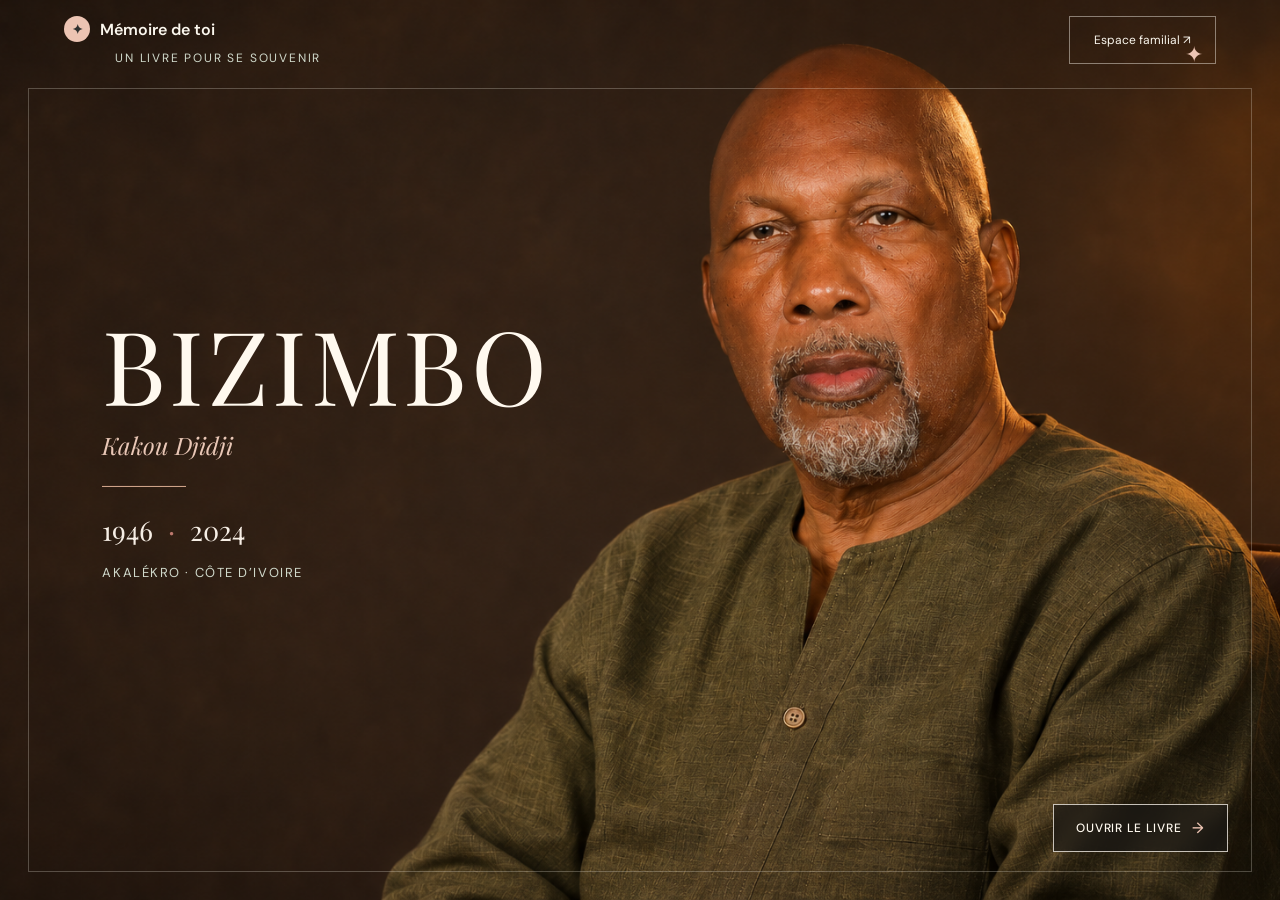
<file: index.html>
<!doctype html>
<html lang="fr">
<head>
  <meta charset="UTF-8" />
  <meta name="viewport" content="width=device-width, initial-scale=1.0" />
  <title>BIZIMBO · Le livre mémoire</title>
  <link rel="stylesheet" href="css/tokens.css" />
  <link rel="stylesheet" href="css/cover.css" />
  <link rel="stylesheet" href="css/book-engine.css" />
  <link rel="stylesheet" href="css/pages.css?v=3" />
  <link rel="stylesheet" href="css/modals.css" />
</head>
<body>
  <header class="reader-bar">
    <a class="reader-brand" href="#cover"><span class="brand-mark">✦</span><span>Mémoire de toi</span></a>
    <button class="family-entry" type="button" data-modal="private-modal">Espace familial <span>↗</span></button>
  </header>

  <main class="book-stage" id="book-stage">
    <section class="book" id="memory-book" aria-label="Livre mémoire de BIZIMBO">
      <!-- Page 0 : Couverture pleine page (sanctuarisée) -->
      <article class="book-page cover-page" data-page="0" id="cover">
        <picture class="cover-picture">
          <source media="(max-width: 850px)" srcset="assets/gpt_bizimbo_hero_mobile.png" />
          <img class="cover-portrait" src="assets/gpt_bizimbo-hero.png" alt="Portrait de BIZIMBO" />
        </picture>
        <div class="cover-ribbon">Un livre pour se souvenir</div>
        <div class="cover-ornament">✦</div>
        <div class="cover-content">
          <h1>BIZIMBO</h1>
          <p class="cover-real-name">Kakou Djidji</p>
          <div class="cover-rule"></div>
          <p class="cover-dates">1946 <span>·</span> 2024</p>
          <p class="cover-place">Akalékro · Côte d’Ivoire</p>
        </div>
        <button class="open-book cover-turn-hint" id="open-book" type="button">Ouvrir le livre <span>→</span></button>
        <div class="cover-footer">
          <span>À la mémoire d’un père, d’un repère et d’une histoire.</span>
          <span>01</span>
        </div>
      </article>

      <!-- Page 1 : Chapitre I · Biographie -->
      <article class="book-page paper-page" data-page="1">
        <div class="paper-sheet">
          <div class="chapter-rail">
            <span class="page-label">Chapitre I · Biographie</span>
          </div>
          <div class="page-main intro-page">
            <div class="page-copy">
              <span class="drop-cap">B</span>
              <p>IZIMBO est né à Akalékro, le 1er janvier 1946. Il portait en lui deux héritages, Ahizi par son père et Sénoufo par sa mère, deux courants de mémoire qui ont nourri son regard sur le monde.</p>
              <p>Son histoire commence dans une terre de liens, de récits et de visages connus. C’est là qu’il a appris que l’on ne grandit jamais seul.</p>
            </div>
            <div class="page-image">
              <img src="assets/kakou_djidji_biographie.jpg?v=1" alt="Portrait de BIZIMBO · Kakou Djidji" />
            </div>
          </div>
        </div>
      </article>

      <!-- Page 2 : Chapitre II · Cérémonie -->
      <article class="book-page paper-page" data-page="2">
        <div class="paper-sheet">
          <div class="chapter-rail">
            <span class="page-label">Chapitre II · Cérémonie</span>
          </div>
          <div class="page-main ceremony-page">
            <div class="ceremony-info">
              <h2>Le dernier hommage.</h2>
              <p class="ceremony-lead">Pour accompagner BIZIMBO et partager un instant de prière, de souvenirs et de paix.</p>
              
              <div class="ceremony-card-main">
                <div class="ceremony-datetime">
                  <div class="ceremony-date-badge">
                    <span>OCT</span>
                    <strong>04</strong>
                  </div>
                  <div class="ceremony-time">
                    Samedi 4 octobre 2025 · 10h00
                    <small>Célébration d’hommage et recueillement</small>
                  </div>
                </div>

                <div class="ceremony-venue">
                  <span class="ceremony-venue-label">Lieu de la cérémonie</span>
                  <strong>Paroisse Saint-Pierre d’Akalékro</strong>
                  <address>Akalékro, Côte d’Ivoire<br />Bénédiction et prière communautaire</address>
                </div>
              </div>
            </div>

            <div class="ceremony-details">
              <ul class="ceremony-timeline">
                <li>
                  <strong>09h30 · Accueil & Condoléances</strong>
                  <span>Signature du registre et accueil des délégations familiales</span>
                </li>
                <li>
                  <strong>10h00 · Messe d’action de grâce & Hommages</strong>
                  <span>Témoignages des enfants, des proches et prières de recueillement</span>
                </li>
                <li>
                  <strong>12h00 · Inhumation dans l’intimité familiale</strong>
                  <span>Auprès des siens, dans la terre natale d’Akalékro</span>
                </li>
              </ul>

              <div class="ceremony-notes">
                <h3>Consignes de la famille</h3>
                <p>Des fleurs blanches et des bougies sont les bienvenues. Vous pouvez également manifester votre présence en allumant une bougie virtuelle sur ce mémorial.</p>
              </div>
            </div>
          </div>
        </div>
      </article>

      <!-- Page 3 : Chapitre III · Souvenirs -->
      <article class="book-page paper-page" data-page="3">
        <div class="paper-sheet souvenirs-sheet">
          <div class="chapter-rail">
            <span class="page-label">Chapitre III · Souvenirs</span>
          </div>
          <div class="page-main souvenirs-page">
            <div class="souvenirs-gallery" aria-label="Mur de vingt cadres à personnaliser">
              <div class="souvenirs-hanging-area"><div class="souvenirs-frame-layout">
              <button class="wall-photo wall-slot wall-slot--ornate" type="button" data-photo-view data-frame-id="souvenir-01" data-title="Cadre principal" data-description="Photo et description à associer." aria-label="Ouvrir le cadre principal vide" style="--frame-x:29.5288%;--frame-y:29.7845%;--frame-w:43.5602%;--frame-h:70.0887%;--frame-ratio:0.6215"><span class="wall-slot-opening" aria-hidden="true"></span></button>
              <button class="wall-photo wall-slot wall-slot--ornate" type="button" data-photo-view data-frame-id="souvenir-02" data-title="Cadre 2" data-description="Photo et description à associer." aria-label="Ouvrir le cadre vide 2" style="--frame-x:0.0000%;--frame-y:15.8428%;--frame-w:23.5602%;--frame-h:27.8834%;--frame-ratio:0.8450"><span class="wall-slot-opening" aria-hidden="true"></span></button>
              <button class="wall-photo wall-slot wall-slot--wood" type="button" data-photo-view data-frame-id="souvenir-03" data-title="Cadre 3" data-description="Photo et description à associer." aria-label="Ouvrir le cadre vide 3" style="--frame-x:26.2827%;--frame-y:3.5488%;--frame-w:15.1832%;--frame-h:21.4195%;--frame-ratio:0.7088"><span class="wall-slot-opening" aria-hidden="true"></span></button>
              <button class="wall-photo wall-slot wall-slot--wood" type="button" data-photo-view data-frame-id="souvenir-04" data-title="Cadre 4" data-description="Photo et description à associer." aria-label="Ouvrir le cadre vide 4" style="--frame-x:44.8168%;--frame-y:0.0000%;--frame-w:11.0995%;--frame-h:10.7731%;--frame-ratio:1.0303"><span class="wall-slot-opening" aria-hidden="true"></span></button>
              <button class="wall-photo wall-slot wall-slot--gold" type="button" data-photo-view data-frame-id="souvenir-05" data-title="Cadre 5" data-description="Photo et description à associer." aria-label="Ouvrir le cadre vide 5" style="--frame-x:45.9686%;--frame-y:13.4347%;--frame-w:8.3770%;--frame-h:13.9417%;--frame-ratio:0.6009"><span class="wall-slot-opening" aria-hidden="true"></span></button>
              <button class="wall-photo wall-slot wall-slot--ornate" type="button" data-photo-view data-frame-id="souvenir-06" data-title="Cadre 6" data-description="Photo et description à associer." aria-label="Ouvrir le cadre vide 6" style="--frame-x:59.2670%;--frame-y:3.5488%;--frame-w:18.4293%;--frame-h:22.3067%;--frame-ratio:0.8262"><span class="wall-slot-opening" aria-hidden="true"></span></button>
              <button class="wall-photo wall-slot wall-slot--ornate" type="button" data-photo-view data-frame-id="souvenir-07" data-title="Cadre 7" data-description="Photo et description à associer." aria-label="Ouvrir le cadre vide 7" style="--frame-x:79.7906%;--frame-y:15.4626%;--frame-w:19.8953%;--frame-h:27.3764%;--frame-ratio:0.7267"><span class="wall-slot-opening" aria-hidden="true"></span></button>
              <button class="wall-photo wall-slot wall-slot--gold" type="button" data-photo-view data-frame-id="souvenir-08" data-title="Cadre 8" data-description="Photo et description à associer." aria-label="Ouvrir le cadre vide 8" style="--frame-x:1.9895%;--frame-y:46.5146%;--frame-w:8.4817%;--frame-h:14.5754%;--frame-ratio:0.5819"><span class="wall-slot-opening" aria-hidden="true"></span></button>
              <button class="wall-photo wall-slot wall-slot--wood" type="button" data-photo-view data-frame-id="souvenir-09" data-title="Cadre 9" data-description="Photo et description à associer." aria-label="Ouvrir le cadre vide 9" style="--frame-x:12.6702%;--frame-y:47.0215%;--frame-w:14.7644%;--frame-h:21.6730%;--frame-ratio:0.6812"><span class="wall-slot-opening" aria-hidden="true"></span></button>
              <button class="wall-photo wall-slot wall-slot--gold" type="button" data-photo-view data-frame-id="souvenir-10" data-title="Cadre 10" data-description="Photo et description à associer." aria-label="Ouvrir le cadre vide 10" style="--frame-x:2.3037%;--frame-y:63.2446%;--frame-w:8.9005%;--frame-h:8.2383%;--frame-ratio:1.0804"><span class="wall-slot-opening" aria-hidden="true"></span></button>
              <button class="wall-photo wall-slot wall-slot--ornate" type="button" data-photo-view data-frame-id="souvenir-11" data-title="Cadre 11" data-description="Photo et description à associer." aria-label="Ouvrir le cadre vide 11" style="--frame-x:1.5707%;--frame-y:73.2573%;--frame-w:15.9162%;--frame-h:22.3067%;--frame-ratio:0.7135"><span class="wall-slot-opening" aria-hidden="true"></span></button>
              <button class="wall-photo wall-slot wall-slot--gold" type="button" data-photo-view data-frame-id="souvenir-12" data-title="Cadre 12" data-description="Photo et description à associer." aria-label="Ouvrir le cadre vide 12" style="--frame-x:20.2094%;--frame-y:72.2433%;--frame-w:6.9110%;--frame-h:11.7871%;--frame-ratio:0.5863"><span class="wall-slot-opening" aria-hidden="true"></span></button>
              <button class="wall-photo wall-slot wall-slot--gold" type="button" data-photo-view data-frame-id="souvenir-13" data-title="Cadre 13" data-description="Photo et description à associer." aria-label="Ouvrir le cadre vide 13" style="--frame-x:20.0000%;--frame-y:85.4246%;--frame-w:7.5393%;--frame-h:7.7313%;--frame-ratio:0.9752"><span class="wall-slot-opening" aria-hidden="true"></span></button>
              <button class="wall-photo wall-slot wall-slot--dark" type="button" data-photo-view data-frame-id="souvenir-14" data-title="Cadre 14" data-description="Photo et description à associer." aria-label="Ouvrir le cadre vide 14" style="--frame-x:76.1257%;--frame-y:45.8809%;--frame-w:13.6126%;--frame-h:20.1521%;--frame-ratio:0.6755"><span class="wall-slot-opening" aria-hidden="true"></span></button>
              <button class="wall-photo wall-slot wall-slot--gold" type="button" data-photo-view data-frame-id="souvenir-15" data-title="Cadre 15" data-description="Photo et description à associer." aria-label="Ouvrir le cadre vide 15" style="--frame-x:92.1466%;--frame-y:46.7681%;--frame-w:7.7487%;--frame-h:12.5475%;--frame-ratio:0.6175"><span class="wall-slot-opening" aria-hidden="true"></span></button>
              <button class="wall-photo wall-slot wall-slot--wood" type="button" data-photo-view data-frame-id="souvenir-16" data-title="Cadre 16" data-description="Photo et description à associer." aria-label="Ouvrir le cadre vide 16" style="--frame-x:92.7749%;--frame-y:61.8504%;--frame-w:6.8063%;--frame-h:11.0266%;--frame-ratio:0.6173"><span class="wall-slot-opening" aria-hidden="true"></span></button>
              <button class="wall-photo wall-slot wall-slot--gold" type="button" data-photo-view data-frame-id="souvenir-17" data-title="Cadre 17" data-description="Photo et description à associer." aria-label="Ouvrir le cadre vide 17" style="--frame-x:76.7539%;--frame-y:68.0608%;--frame-w:14.3455%;--frame-h:15.2091%;--frame-ratio:0.9432"><span class="wall-slot-opening" aria-hidden="true"></span></button>
              <button class="wall-photo wall-slot wall-slot--wood" type="button" data-photo-view data-frame-id="souvenir-18" data-title="Cadre 18" data-description="Photo et description à associer." aria-label="Ouvrir le cadre vide 18" style="--frame-x:92.8796%;--frame-y:76.9328%;--frame-w:6.9110%;--frame-h:6.2104%;--frame-ratio:1.1128"><span class="wall-slot-opening" aria-hidden="true"></span></button>
              <button class="wall-photo wall-slot wall-slot--wood" type="button" data-photo-view data-frame-id="souvenir-19" data-title="Cadre 19" data-description="Photo et description à associer." aria-label="Ouvrir le cadre vide 19" style="--frame-x:75.8115%;--frame-y:86.1850%;--frame-w:6.2827%;--frame-h:10.6464%;--frame-ratio:0.5901"><span class="wall-slot-opening" aria-hidden="true"></span></button>
              <button class="wall-photo wall-slot wall-slot--dark" type="button" data-photo-view data-frame-id="souvenir-20" data-title="Cadre 20" data-description="Photo et description à associer." aria-label="Ouvrir le cadre vide 20" style="--frame-x:84.3979%;--frame-y:84.2839%;--frame-w:13.1937%;--frame-h:14.5754%;--frame-ratio:0.9052"><span class="wall-slot-opening" aria-hidden="true"></span></button>
              </div></div>
            </div>
          </div>
        </div>
      </article>

      <!-- Page 4 : Chapitre IV · Lettre d’adieu -->
      <article class="book-page paper-page" data-page="4">
        <div class="paper-sheet">
          <div class="chapter-rail">
            <span class="page-label">Chapitre IV · Lettre d’adieu</span>
          </div>
          <div class="page-main letter-page">
            <div class="letter-sheet-box">
              <div class="letter-meta">
                <span>En mémoire de Kakou Djidji (1946 – 25 septembre 2024)</span>
                <span>Lettre d'adieu</span>
              </div>

              <h2 class="letter-salutation">Papa !</h2>

              <div class="letter-body">
                <p>
                  Quand on m’a dit que tu étais à l’hôpital et que les gens semblaient inquiets, j’étais sereine. Ce n’était pas la première fois que tu allais à l’hôpital depuis cet Accident Cardio-Vasculaire de 2011. J’étais certaine qu’encore une fois tu rentrerais.
                </p>

                <p class="letter-highlight">
                  Mais tu n’es pas rentré.
                </p>

                <p>
                  Tant de fois nous avions cru te perdre mais tu avais toujours résisté.
                </p>

                <p>
                  Quels coups la vie ne t’a-t-elle pas porté Papa ? Mais tu étais là. Tu tenais bon. Et nous avions fini par croire que jamais nous n’aurions à te dire « adieu ». En tout cas pas maintenant.
                </p>

                <p>
                  Pas avant d’avoir vu le miracle de ta guérison totale s’accomplir. Ou au moins avant d’avoir pu t’offrir les choses que nous avions résolu en nos cœurs de faire pour toi.
                </p>

                <p>
                  Mais Dieu, le souverain, celui qui dispense son souffle comme il veut, a décidé de te rappeler à lui. Tu n’es pas rentré à la maison. Mais tu es rentré dans la maison de ton Père là-haut.
                </p>

                <p class="letter-verse-salut">Papa,</p>

                <p>
                  Tu n’as pas pu moissonner abondamment là où sans relâche tu as semé. Et c’est ce qui nous attriste le plus. Oui nous sommes tristes.
                </p>

                <div class="letter-mourners-list">
                  <p>Tes amis, tes voisins, te pleurent.</p>
                  <p>Maman, ta compagne de plus de 45 ans, te pleure.</p>
                  <p>Ephrem, te pleure.</p>
                  <p>Nkankreone, te pleure.</p>
                  <p>Hekehogie, te pleure.</p>
                  <p>Djaya, te pleure.</p>
                  <p>Fonou, te pleure.</p>
                </div>

                <p>
                  Pourtant, même si nos cœurs sont lourds, au milieu de notre douleur, nous bénissons Dieu d’avoir eu la chance d’être tes enfants pendant si longtemps.
                </p>

                <p>
                  Beaucoup ont perdu leur Père si jeunes. Quelle faveur nous avons eu de pouvoir gagner en maturité et nous construire avec toi à nos côtés.
                </p>

                <p>
                  Dieu a ajouté tant de jours à la durée de ta vie. Merci pour cette éducation, cet amour et cette disponibilité que tu nous as donnés.
                </p>

                <p>
                  Nous rendons grâce au Tout-puissant, parce que nous savons que tu es auprès de lui. Là où la maladie et les nombreuses souffrances terrestres n’ont plus aucune emprise sur toi.
                </p>

                <p class="letter-tribute-line">
                  Père aimant. Père présent. Père simple. Père généreux. Tu avais peu d’amis mais ils étaient de qualité. Tu as toujours été calme, serein et silencieux. C’est donc en silence que nous te disons bon voyage.
                </p>

                <div class="letter-names-block">
                  <p><strong>Kakou Djidji</strong> D.j.i.D.j.i, comme tu aimais l’épeler à tes interlocuteurs au téléphone. Tu nous manques déjà.</p>
                  <p><em>Ottro Kangaboua</em>, nous ne t’oublierons pas.</p>
                  <p><strong>Binzimbo...</strong>, le plus fort. La mort n’arrête pas l’amour.</p>
                  <p>Le papa Noël de tes petits-enfants avec ta barbe blanche.</p>
                  <p>Le vieux crocodile. Dors enfin sur tes deux oreilles !</p>
                </div>

                <p class="letter-blessing">
                  Que ton repos soit doux et que la terre te soit légère.
                </p>

                <p>
                  Nous prendrons soin de Maman. Nous continuerons de marcher dans l’unité et la fraternité si chères à ton cœur.
                </p>

                <div class="letter-closing-chant">
                  <p>Va en paix. Tu n’as pas vécu en vain.</p>
                  <p>Va et vois ce que Dieu fera pour nous.</p>
                  <p>Va et vois ce qu’il fera de nous.</p>
                </div>
              </div>

              <div class="letter-sign-block">
                <div class="letter-sign-text">
                  Tes enfants, ta famille et tes proches, unis dans l’amour éternel.
                </div>
                <div class="letter-sign-name">
                  <strong>BIZIMBO</strong>
                  <span>Kakou Djidji · 1946 — 25 septembre 2024</span>
                </div>
              </div>
            </div>
          </div>
        </div>
      </article>

      <!-- Page 5 : Chapitre V · Les traces -->
      <article class="book-page paper-page" data-page="5">
        <div class="paper-sheet">
          <div class="chapter-rail">
            <span class="page-label">Chapitre V · Les traces</span>
          </div>
          <div class="page-main traces-page">
            <div class="traces-art">
              <div class="art-shape art-one"></div>
              <div class="art-shape art-two"></div>
              <div class="art-star">✦</div>
              <p>Les jours simples<br />deviennent des trésors.</p>
            </div>
            <div class="traces-copy">
              <h2>Ce qu’il nous laisse.</h2>
              <p class="lead-copy">Une voix, un sourire, une manière de faire une place à chacun.</p>
              <div class="memory-list">
                <button class="memory-row" type="button" data-ritual="candle">
                  <b>◒</b>
                  <span><strong id="candle-count">24</strong><small>bougies allumées</small></span>
                  <i>Ajouter votre lumière</i>
                </button>
                <button class="memory-row" type="button" data-ritual="flower">
                  <b>✿</b>
                  <span><strong id="flower-count">18</strong><small>fleurs déposées</small></span>
                  <i>Déposer une fleur</i>
                </button>
                <button class="memory-row" type="button" data-modal="message-modal">
                  <b>✎</b>
                  <span><strong>27</strong><small>mots dans le livre d’or</small></span>
                  <i>Écrire un souvenir</i>
                </button>
              </div>
            </div>
          </div>
        </div>
      </article>

      <!-- Page 6 : Chapitre VI · Les voix -->
      <article class="book-page paper-page" data-page="6">
        <div class="paper-sheet">
          <div class="chapter-rail">
            <span class="page-label">Chapitre VI · Les voix</span>
          </div>
          <div class="page-main guest-page">
            <div>
              <h2>Les mots restent.</h2>
              <p class="lead-copy">Chaque hommage est une page ajoutée à son histoire.</p>
            </div>
            <div class="quotes">
              <div>
                <q>Ton sourire reste notre lumière. Merci pour tout ce que tu nous as transmis, papa.</q>
                <strong>Aïcha</strong>
                <small>Il y a 2 jours</small>
              </div>
              <div>
                <q>Je me souviens de ta patience et de tes histoires. Elles vivent encore dans nos conversations.</q>
                <strong>Koffi</strong>
                <small>Il y a 5 jours</small>
              </div>
            </div>
            <button class="ink-button" type="button" data-modal="message-modal">Écrire dans le livre d’or <span>↗</span></button>
          </div>
        </div>
      </article>

      <!-- Page 7 : Dernière page · Pour les proches -->
      <article class="book-page paper-page family-page" data-page="7">
        <div class="paper-sheet">
          <div class="chapter-rail">
            <span class="page-label">Dernière page · Pour les proches</span>
          </div>
          <div class="page-main family-main">
            <div class="family-copy">
              <div class="back-symbol">✦</div>
              <h2>Le livre continue avec vous.</h2>
              <p class="lead-copy">Ajoutez des photos, enrichissez la biographie et préservez les souvenirs dans un espace familial privé.</p>
              <button class="ink-button" type="button" data-modal="private-modal">Entrer dans l’espace familial <span>↗</span></button>
            </div>
            <div class="family-note">
              À ceux qui restent,<br />
              à ceux qui se souviennent,<br />
              à ceux qui transmettent.
            </div>
          </div>
        </div>
      </article>
    </section>

    <nav class="chapter-sidebar" id="chapter-sidebar" aria-label="Navigation entre les chapitres">
      <span class="chapter-sidebar-title">Dans le livre</span>
      <button type="button" data-page-target="1">Biographie</button>
      <button type="button" data-page-target="2">Cérémonie</button>
      <button type="button" data-page-target="3">Souvenirs</button>
      <button type="button" data-page-target="4">Lettre d’adieu</button>
      <button type="button" data-page-target="5">Les traces</button>
      <button type="button" data-page-target="6">Les voix</button>
      <button type="button" data-page-target="7">Pour les proches</button>
    </nav>
  </main>

  <div class="modal-backdrop" id="message-modal" role="dialog" aria-modal="true" aria-labelledby="message-modal-title">
    <div class="modal">
      <button class="modal-close" type="button" aria-label="Fermer">×</button>
      <span class="page-label">Livre d’or</span>
      <h2 id="message-modal-title">Déposer un message</h2>
      <p>Votre hommage sera transmis à la famille pour validation.</p>
      <form data-form="message">
        <label>Votre prénom<input required name="name" placeholder="Ex. Aïcha" /></label>
        <label>Votre message<textarea required name="message" rows="4" placeholder="Un souvenir, une pensée..."></textarea></label>
        <button class="ink-button" type="submit">Envoyer pour validation</button>
      </form>
    </div>
  </div>

  <div class="modal-backdrop" id="private-modal" role="dialog" aria-modal="true" aria-labelledby="private-modal-title">
    <div class="modal">
      <button class="modal-close" type="button" aria-label="Fermer">×</button>
      <span class="page-label">Espace familial</span>
      <h2 id="private-modal-title">Entrer avec une invitation</h2>
      <p>Recevez un lien unique par email pour accéder à l’espace privé de la famille.</p>
      <form data-form="invite">
        <label>Votre adresse email<input required type="email" name="email" placeholder="vous@exemple.com" /></label>
        <button class="ink-button" type="submit">Recevoir mon invitation</button>
      </form>
    </div>
  </div>

  <dialog class="photo-viewer" aria-label="Portrait agrandi">
    <button class="photo-viewer-close" type="button" aria-label="Fermer le portrait">×</button>
    <div class="photo-viewer-layout">
      <div class="photo-viewer-image"><img src="assets/gpt_frame_transparent_square.png" alt="" /></div>
      <div class="photo-viewer-copy">
        <span class="photo-viewer-kicker">Souvenir de famille</span>
        <h2 class="photo-viewer-title"></h2>
        <p class="photo-viewer-description"></p>
      </div>
    </div>
  </dialog>

  <div class="toast" role="status" aria-live="polite"></div>

  <script src="https://code.jquery.com/jquery-1.12.4.min.js"></script>
  <script src="js/turn.js"></script>
  <script src="js/book.js"></script>
  <script src="js/interactions.js"></script>
</body>
</html>
</file>
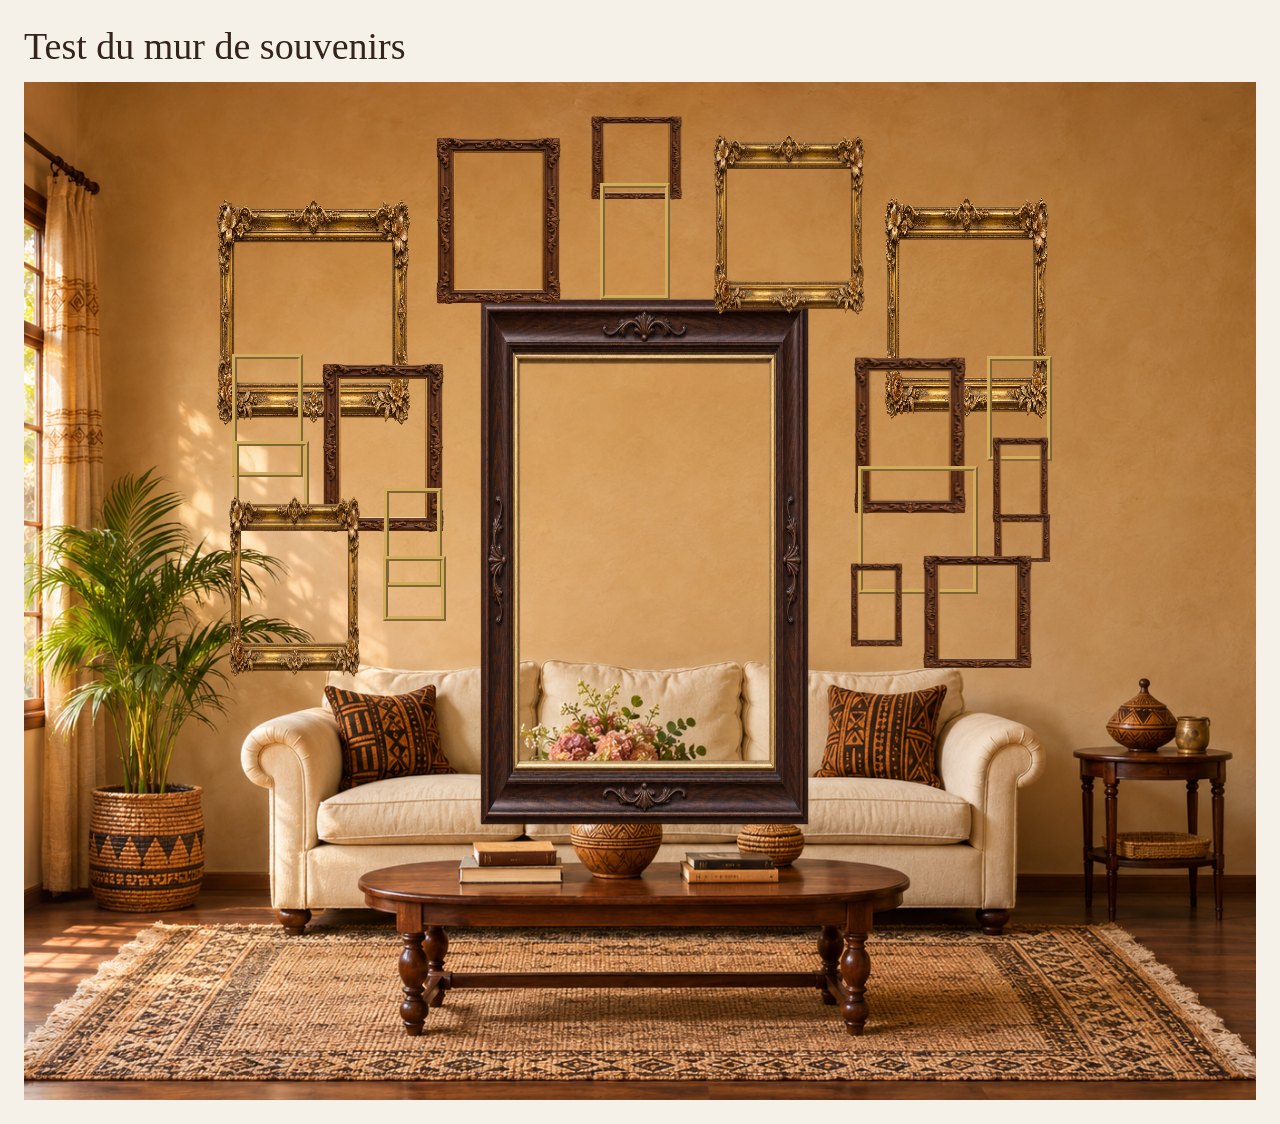
<file: gpt_wall.html>
<!doctype html>
<html lang="fr">
<head>
  <meta charset="utf-8" />
  <meta name="viewport" content="width=device-width, initial-scale=1" />
  <title>Test PictureWall</title>
  <style>
    :root { color-scheme: light; font-family: Georgia, serif; background: #f5f0e8; }
    * { box-sizing: border-box; }
    body { margin: 0; min-height: 100vh; padding: 24px; display: grid; place-items: center; }
    .test-shell { width: min(100%, 1500px); }
    h1 { margin: 0 0 14px; font-size: clamp(22px, 3vw, 38px); font-weight: 400; color: #33251b; }
    .picture-wall { position: relative; width: 100%; aspect-ratio: 955 / 789; overflow: hidden; background-position: center 39%; background-size: cover; background-repeat: no-repeat; }
    .picture-wall-layout { position: absolute; left: 15.5%; top: 3%; width: 68%; height: 51%; container-type: size; }
    .picture-wall-frame { position: absolute; display: block; padding: 0; border: 0; background-color: transparent; background-position: center; background-repeat: no-repeat; background-size: 100% 100%; cursor: zoom-in; }
    .picture-wall-frame--wood { background-image: url('assets/gpt_frame_empty_wood_9x16.png'); }
    .picture-wall-frame--ornate { background-image: url('assets/gpt_frame_empty_ornate_gold_horizontal.png'); }
    .picture-wall-frame--dark { background-image: url('assets/gpt_frame_empty_dark_wood_square.png'); }
    .picture-wall-frame--gold { border: 5px ridge #d1aa5a; }
    .picture-wall-frame:focus-visible { outline: 3px solid #fff4ca; outline-offset: 3px; }
    .picture-wall-photo { position: absolute; left: 10%; top: 10%; width: 80%; height: 80%; object-fit: cover; }
    dialog { width: min(900px, calc(100vw - 32px)); border: 0; padding: 28px; background: #241a13; color: #fff8ee; }
    dialog::backdrop { background: rgb(20 14 10 / .84); }
    .modal-layout { display: grid; grid-template-columns: minmax(0, 1.2fr) minmax(220px, .8fr); gap: 24px; align-items: center; }
    [data-picture-wall-image] { display: block; max-width: 100%; max-height: 72vh; object-fit: contain; }
    [data-picture-wall-title] { margin: 0 0 12px; font-size: clamp(24px, 4vw, 44px); font-weight: 400; }
    [data-picture-wall-description] { margin: 0; line-height: 1.6; color: #e8d7c4; }
    [data-picture-wall-close] { position: absolute; top: 8px; right: 8px; border: 0; background: transparent; color: #fff8ee; font-size: 28px; cursor: pointer; }
    @media (max-width: 700px) { body { padding: 12px; } .modal-layout { grid-template-columns: 1fr; } .picture-wall-layout { left: 4%; width: 92%; top: auto; bottom: 45%; } }
  </style>
</head>
<body>
  <main class="test-shell">
    <h1>Test du mur de souvenirs</h1>
    <section class="picture-wall" data-picture-wall aria-label="Mur de souvenirs"></section>
  </main>
  <dialog data-picture-wall-modal aria-label="Souvenir agrandi">
    <button type="button" data-picture-wall-close aria-label="Fermer">×</button>
    <div class="modal-layout">
      <div><img data-picture-wall-image alt="" hidden /></div>
      <div><h2 data-picture-wall-title></h2><p data-picture-wall-description></p></div>
    </div>
  </dialog>
  <script src="gpt_picture-wall.js"></script>
  <script>
    new PictureWall('[data-picture-wall]', { dataUrl: 'gpt_picture-wall.json', modal: document.querySelector('[data-picture-wall-modal]') }).init().catch(console.error);
  </script>
</body>
</html>
</file>
<file: css/tokens.css>
@import url('https://fonts.googleapis.com/css2?family=DM+Sans:wght@400;500;600;700&family=Playfair+Display:ital,wght@0,400;0,500;0,600;1,400;1,500&display=swap');

:root {
  --ink: #2e302f;
  --paper: #f7f4ed;
  --paper-2: #eef1e9;
  --sage: #cddbcf;
  --sage-deep: #567461;
  --peach: #ecc4b3;
  --coral: #bd786d;
  --line: rgba(46, 48, 47, 0.20);
}

*,
*::before,
*::after {
  box-sizing: border-box;
}

html,
body {
  margin: 0;
  width: 100%;
  height: 100%;
  min-height: 100%;
  overflow: hidden;
  background: var(--ink);
  color: var(--ink);
  font-family: 'DM Sans', sans-serif;
  -webkit-font-smoothing: antialiased;
}

a {
  color: inherit;
  text-decoration: none;
}

button,
input,
textarea {
  font: inherit;
}

button {
  cursor: pointer;
}
</file>
<file: css/cover.css>
/* ==========================================================================
   Bandeau supérieur (.reader-bar) & Page de couverture (.cover-page)
   Sanctuarisé à partir du rendu validé de la couverture.
   ========================================================================== */

.reader-bar {
  position: absolute;
  inset: 0 0 auto 0;
  z-index: 20;
  height: 78px;
  padding: 16px 5vw 0;
  display: flex;
  align-items: flex-start;
  justify-content: space-between;
  background: transparent;
  border-bottom: 0;
  color: #fbf7ee;
  pointer-events: none;
}

.reader-brand,
.family-entry {
  pointer-events: auto;
}

.reader-brand {
  display: flex;
  align-items: center;
  gap: 10px;
  font-weight: 600;
  color: inherit;
}

.brand-mark {
  display: grid;
  place-items: center;
  width: 26px;
  height: 26px;
  border-radius: 50%;
  background: var(--peach);
  color: var(--ink);
  font-size: 13px;
}

.family-entry {
  padding: 15px 24px;
  background: transparent;
  border: 1px solid rgba(251, 247, 238, 0.45);
  color: inherit;
  font-size: 12px;
}

/* Adaptation du bandeau sur les pages intérieures (fond papier) */
.reading-page .reader-bar {
  background: var(--paper);
  border-bottom: 1px solid var(--line);
  color: var(--ink);
}

.reading-page .reader-bar * {
  color: var(--ink);
  background-color: transparent;
}

.reading-page .reader-bar .brand-mark {
  background-color: var(--peach);
}

.reading-page .family-entry {
  color: var(--ink);
  border-color: var(--line);
}

/* Couverture pleine page */
.cover-page {
  width: 100%;
  height: 100dvh;
  min-height: 100dvh;
  background: #191716;
  color: #fbf7ee;
  overflow: hidden;
  text-align: left;
  position: relative;
}

.cover-page::before {
  content: '';
  position: absolute;
  inset: 88px 28px 28px;
  border: 1px solid rgba(248, 241, 230, 0.25);
  z-index: 3;
  pointer-events: none;
}

.cover-page::after {
  display: none;
}

/* La photo reste intacte : aucun voile, aucun filtre, opacité 1 */
.cover-portrait {
  position: absolute;
  z-index: 1;
  right: 0;
  top: 0;
  width: 100%;
  height: 100%;
  object-fit: cover;
  object-position: center 26%;
  mix-blend-mode: normal;
  opacity: 1;
  filter: none;
}

.cover-picture {
  position: absolute;
  inset: 0;
  display: block;
  z-index: 1;
}

.cover-picture .cover-portrait {
  position: absolute;
}

.cover-ribbon,
.cover-ornament,
.cover-footer {
  position: absolute;
  z-index: 5;
}

.cover-ribbon {
  top: 42px;
  left: 9vw;
  padding: 8px 0;
  color: #d0d9cb;
  font-size: 12px;
  letter-spacing: 0.15em;
  text-transform: uppercase;
}

.cover-ornament {
  top: 40px;
  right: 6vw;
  color: var(--peach);
  font-size: 22px;
}

.cover-content {
  position: absolute;
  left: 8vw;
  right: auto;
  top: clamp(39%, 50%, 52%);
  bottom: auto;
  width: min(39vw, 560px);
  transform: translateY(-50%);
  display: block;
  text-align: left;
  z-index: 5;
}

.cover-content h1 {
  font: 400 clamp(64px, 8vw, 132px) / 0.88 'Playfair Display', serif;
  letter-spacing: 0.035em;
  color: #fff9ef;
  margin: 0;
  white-space: nowrap;
}

.cover-real-name {
  font: italic 24px 'Playfair Display', serif;
  color: #e9c7b6;
  margin: 20px 0;
}

.cover-rule {
  width: 84px;
  height: 1px;
  background: #d7aa8f;
  margin: 25px 0;
}

.cover-dates {
  font: 27px 'Playfair Display', serif;
  color: #f6eee5;
  margin: 0;
}

.cover-dates span {
  color: var(--coral);
  padding: 0 8px;
}

.cover-place {
  font-size: 13px;
  letter-spacing: 0.12em;
  text-transform: uppercase;
  color: #d0d9cb;
  margin: 16px 0 0;
}

.open-book,
.ink-button {
  display: inline-flex;
  align-items: center;
  width: max-content;
  max-width: 100%;
  padding: 16px 26px;
  border: 1px solid currentColor;
  background: transparent;
  color: inherit;
  font-size: 12px;
  margin: 32px 0 0;
}

.open-book {
  border-color: rgba(255, 249, 239, 0.7);
  color: #fff9ef;
  position: relative;
}

.open-book span,
.ink-button span {
  margin-left: 12px;
  color: var(--peach);
}

/* Bouton "Ouvrir le livre" placé en bas à droite de la couverture pour inviter au feuilletage */
.cover-turn-hint {
  position: absolute;
  right: 52px;
  bottom: 48px;
  z-index: 10;
  margin: 0;
  display: inline-flex;
  align-items: center;
  gap: 10px;
  padding: 13px 22px;
  border: 1px solid rgba(255, 249, 239, 0.75);
  background: rgba(25, 23, 22, 0.65);
  backdrop-filter: blur(8px);
  -webkit-backdrop-filter: blur(8px);
  color: #fff9ef;
  font-size: 12px;
  letter-spacing: 0.08em;
  text-transform: uppercase;
  font-weight: 500;
  transition: background-color 0.2s ease, border-color 0.2s ease, transform 0.2s ease;
  cursor: pointer;
}

.cover-turn-hint span {
  font-size: 15px;
  margin-left: 0;
  color: var(--peach);
  transition: transform 0.2s ease;
}

.cover-turn-hint:hover {
  background: rgba(25, 23, 22, 0.9);
  border-color: #fff9ef;
  transform: translateX(3px);
}

.cover-turn-hint:hover span {
  transform: translateX(4px);
}

.cover-footer {
  display: none;
}

@media (max-height: 720px) and (min-width: 851px) {
  .cover-content {
    top: 46%;
  }
  .cover-content h1 {
    font-size: clamp(58px, 7.2vw, 112px);
  }
  .cover-real-name {
    margin: 12px 0;
  }
  .cover-rule {
    margin: 16px 0;
  }
}

@media (max-width: 850px) {
  .reader-bar {
    height: 68px;
    padding: 12px 22px 0;
  }

  .family-entry {
    padding: 11px 14px;
  }

  .cover-page::before {
    inset: 76px 16px 16px;
  }

  .cover-portrait {
    width: 100%;
    height: 100%;
    right: 0;
    top: 0;
    object-position: 58% center;
    opacity: 1;
  }

  .cover-ribbon {
    left: 10vw;
  }

  .cover-ornament {
    right: 28px;
  }

  .cover-content {
    left: 9vw;
    right: 9vw;
    top: auto;
    bottom: 14%;
    width: auto;
    transform: none;
  }

  .cover-content h1 {
    font-size: clamp(48px, 14vw, 72px);
    line-height: .92;
    letter-spacing: .02em;
  }

  .cover-real-name {
    font-size: clamp(18px, 5.2vw, 23px);
    margin: 14px 0;
  }

  .cover-rule { margin: 18px 0; }

  .cover-dates {
    font-size: clamp(20px, 5.8vw, 27px);
  }

  .cover-place {
    font-size: clamp(10px, 2.8vw, 13px);
    margin-top: 12px;
  }

  .cover-turn-hint {
    right: 28px;
    bottom: 28px;
    padding: 11px 18px;
    font-size: 11px;
    gap: 8px;
  }
}
</file>
<file: css/book-engine.css>
/* ==========================================================================
   Moteur du livre (#book-stage, #memory-book, Turn.js, .page-control)
   ========================================================================== */

.book-stage {
  position: relative;
  width: 100%;
  height: 100dvh;
  min-height: 100dvh;
  overflow: hidden;
}

#memory-book {
  position: absolute;
  inset: 0;
  width: 100vw;
  height: 100dvh;
  overflow: hidden;
  user-select: none;
}

/* Important : pas de padding ni de inset:!important sur .book-page
   afin que Turn.js calcule exactement 100vw x 100dvh et pilote le pli diagonal */
.book-page {
  width: 100%;
  height: 100%;
  padding: 0;
  border: 0;
  background: var(--paper);
  overflow: hidden;
}

.cover-page.book-page {
  background: #191716;
}

/* Verso de la feuille pendant le feuilletage Turn.js */
#memory-book .turn-page {
  background-color: var(--paper);
  overflow: hidden;
}

#memory-book .cover-page.turn-page {
  background-color: #191716;
}

#memory-book .turn-page.p-temporal {
  background-color: #efeae0;
  border-left: 1px solid rgba(46, 48, 47, 0.12);
}
</file>
<file: css/pages.css>
/* ==========================================================================
   Pages intérieures (.paper-page) & Colonne latérale (Titre + Sidebar)
   ========================================================================== */

.paper-page {
  background: var(--paper);
  color: var(--ink);
}

.paper-page.family-page {
  background: var(--paper-2);
}

/* Grille intérieure :
   - Colonne 1 (200px) : réservée au titre du chapitre (.page-label) et à la sidebar (#chapter-sidebar)
   - Colonne 2 (1fr)   : contenu principal du chapitre (.page-main) */
.paper-sheet {
  width: 100%;
  height: 100%;
  padding: 126px 72px 56px 76px;
  display: grid;
  grid-template-columns: 200px minmax(0, 1fr);
  column-gap: 56px;
  align-items: start;
}

.chapter-rail {
  grid-column: 1;
  width: 200px;
  padding-top: 0;
}

.page-label {
  display: block;
  color: var(--sage-deep);
  font-size: 12px;
  font-weight: 500;
  letter-spacing: 0.14em;
  text-transform: uppercase;
  line-height: 1.4;
  white-space: nowrap;
  margin: 0;
  padding: 0 0 14px;
}

/* Sidebar fixe (indépendante des transformations de page) alignée dans la Colonne 1 */
.chapter-sidebar {
  position: absolute;
  left: 76px;
  top: 182px;
  width: 200px;
  z-index: 21;
  display: flex;
  flex-direction: column;
  gap: 8px;
  opacity: 0;
  visibility: hidden;
  pointer-events: none;
  transform: translateX(-8px);
  transition: opacity 0.2s ease, transform 0.2s ease, visibility 0.2s ease;
}

.chapter-sidebar.is-visible {
  opacity: 1;
  visibility: visible;
  pointer-events: auto;
  transform: translateX(0);
}

.chapter-sidebar-title {
  color: var(--ink);
  font-size: 11px;
  font-weight: 600;
  letter-spacing: 0.12em;
  text-transform: uppercase;
  padding-bottom: 10px;
  margin-bottom: 4px;
  border-bottom: 1px solid var(--line);
}

.chapter-sidebar button {
  border: 0;
  border-left: 2px solid transparent;
  background: transparent;
  color: #69746e;
  text-align: left;
  padding: 7px 0 7px 12px;
  font: 500 13px / 1.25 'DM Sans', sans-serif;
  transition: color 0.15s ease, border-color 0.15s ease;
}

.chapter-sidebar button:hover,
.chapter-sidebar button:focus-visible {
  color: var(--ink);
  border-left-color: var(--coral);
  outline: none;
}

.chapter-sidebar button.is-active {
  color: var(--ink);
  font-weight: 600;
  border-left-color: var(--coral);
}

/* Contenu principal (Colonne 2 : commence toujours après la colonne sidebar) */
.page-main {
  grid-column: 2;
  width: 100%;
  height: 100%;
  min-width: 0;
  min-height: 0;
}

/* --------------------------------------------------------------------------
   Chapitre I · Biographie
   -------------------------------------------------------------------------- */
.intro-page {
  display: grid;
  grid-template-columns: minmax(0, 1.05fr) minmax(0, 0.95fr);
  column-gap: 56px;
  align-items: start;
  height: 100%;
}

.page-copy {
  color: #52645a;
  font-size: 16px;
  line-height: 1.75;
  max-width: 520px;
}

.page-copy p {
  margin: 0 0 22px;
}

.drop-cap {
  float: left;
  color: var(--coral);
  font: 400 84px / 0.72 'Playfair Display', serif;
  margin: 6px 12px 0 0;
}

.page-image {
  width: 100%;
  max-width: 480px;
  aspect-ratio: 1 / 1;
  height: auto;
  max-height: calc(100dvh - 190px);
  background: var(--peach);
  border: 1px solid var(--line);
  overflow: hidden;
  align-self: start;
}

.page-image img {
  width: 100%;
  height: 100%;
  object-fit: cover;
  object-position: center 18%;
  display: block;
}

/* --------------------------------------------------------------------------
   Chapitre II · Cérémonie
   -------------------------------------------------------------------------- */
.ceremony-page {
  display: grid;
  grid-template-columns: minmax(0, 1.08fr) minmax(0, 0.92fr);
  column-gap: 52px;
  align-items: start;
  height: 100%;
}

.ceremony-info h2 {
  font: 400 clamp(38px, 4.2vw, 62px) / 1.04 'Playfair Display', serif;
  letter-spacing: -0.03em;
  color: var(--ink);
  margin: 0 0 14px;
}

.ceremony-lead {
  max-width: 480px;
  color: #52645a;
  font-size: 16px;
  line-height: 1.55;
  margin: 0 0 28px;
}

.ceremony-card-main {
  background: var(--paper-2);
  border: 1px solid var(--line);
  padding: 24px 26px;
  display: flex;
  flex-direction: column;
  gap: 18px;
  max-width: 480px;
}

.ceremony-datetime {
  display: flex;
  align-items: center;
  gap: 18px;
  padding-bottom: 16px;
  border-bottom: 1px solid var(--line);
}

.ceremony-date-badge {
  display: flex;
  flex-direction: column;
  align-items: center;
  justify-content: center;
  width: 56px;
  height: 56px;
  background: var(--sage);
  color: var(--sage-deep);
  line-height: 1.1;
  flex-shrink: 0;
}

.ceremony-date-badge span {
  font-size: 11px;
  font-weight: 700;
  letter-spacing: 0.12em;
  text-transform: uppercase;
}

.ceremony-date-badge strong {
  font-family: 'Playfair Display', serif;
  font-size: 22px;
  font-weight: 500;
}

.ceremony-time {
  font-size: 16px;
  font-weight: 600;
  color: var(--ink);
}

.ceremony-time small {
  display: block;
  font-size: 13px;
  font-weight: 400;
  color: #52645a;
  margin-top: 3px;
}

.ceremony-venue {
  display: flex;
  flex-direction: column;
  gap: 3px;
}

.ceremony-venue-label {
  font-size: 11px;
  letter-spacing: 0.14em;
  text-transform: uppercase;
  color: var(--coral);
  font-weight: 600;
}

.ceremony-venue strong {
  font-family: 'Playfair Display', serif;
  font-size: 19px;
  font-weight: 500;
  color: var(--ink);
}

.ceremony-venue address {
  font-style: normal;
  font-size: 13px;
  color: #52645a;
  line-height: 1.5;
  margin-top: 2px;
}

.ceremony-details {
  display: flex;
  flex-direction: column;
  gap: 22px;
  padding-top: 6px;
}

.ceremony-timeline {
  list-style: none;
  padding: 0;
  margin: 0;
  border-left: 2px solid var(--sage);
  display: flex;
  flex-direction: column;
  gap: 16px;
}

.ceremony-timeline li {
  padding-left: 20px;
  position: relative;
}

.ceremony-timeline li::before {
  content: '';
  position: absolute;
  left: -6px;
  top: 5px;
  width: 10px;
  height: 10px;
  border-radius: 50%;
  background: var(--coral);
}

.ceremony-timeline strong {
  display: block;
  font-size: 14px;
  color: var(--ink);
  font-weight: 600;
}

.ceremony-timeline span {
  font-size: 13px;
  color: #52645a;
  line-height: 1.45;
  display: block;
  margin-top: 2px;
}

.ceremony-notes {
  border-top: 1px solid var(--line);
  padding-top: 18px;
}

.ceremony-notes h3 {
  font-size: 11px;
  letter-spacing: 0.14em;
  text-transform: uppercase;
  color: var(--sage-deep);
  margin: 0 0 8px;
}

.ceremony-notes p {
  font-size: 13px;
  color: #52645a;
  line-height: 1.6;
  margin: 0;
}

/* --------------------------------------------------------------------------
   Chapitre III · Souvenirs
   -------------------------------------------------------------------------- */
.souvenirs-page {
  display: flex;
  flex-direction: column;
  height: 100%;
}

/* Le salon est une scène complète, indépendante de la mise en page du livre. */
.paper-sheet.souvenirs-sheet {
  display: grid;
  grid-template-columns: 200px minmax(0, 1fr);
  column-gap: 56px;
  overflow: hidden;
  background: var(--paper);
}
.souvenirs-sheet .souvenirs-page {
  grid-column: 2;
  width: 100%;
  height: 100%;
  padding: 0;
  display: flex;
  align-items: center;
  justify-content: center;
  overflow: hidden;
}
.souvenirs-sheet .souvenirs-gallery {
  position: relative;
  display: block;
  flex: none;
  width: 100%;
  height: 100%;
  max-height: none;
  padding: 0;
  background: #b8885f url('../assets/gpt_salon_souvenirs_vertical.png') center 39% / cover no-repeat;
  transform-origin: center 28%;
  transition: transform .65s cubic-bezier(.2, .8, .2, 1), filter .65s ease;
}
.souvenirs-sheet .souvenirs-page.is-zoomed .souvenirs-gallery {
  transform: scale(1.14);
  filter: saturate(1.03);
}
.souvenirs-sheet .wall-photo {
  position: absolute;
  max-height: none;
  filter: drop-shadow(0 3px 4px rgba(46, 26, 12, .45));
}
.souvenirs-sheet .wall-photo img { width: 100%; max-height: none; box-shadow: none; }
/* Reference positions are mapped from the model's wall into its useful area.
   Borders remain empty: photo content can be linked later by data-frame-id. */
.souvenirs-hanging-area {
  position: absolute;
  left: 15.5%;
  top: 3%;
  width: 68%;
  height: 51%;
  container-type: size;
  display: flex;
  justify-content: center;
  align-items: flex-start;
}
.souvenirs-frame-layout {
  position: relative;
  /* The model's 955×789 coordinate plane is intentionally smaller than
     the useful wall area. Each child keeps its own x/y, width and ratio. */
  width: min(66cqw, 640px);
  aspect-ratio: 955 / 789;
  height: auto;
  flex: none;
  container-type: inline-size;
}
.souvenirs-sheet .wall-slot {
  left: var(--frame-x);
  top: var(--frame-y);
  width: var(--frame-w);
  height: auto;
  aspect-ratio: calc(var(--frame-ratio) * 955 / 789);
  padding: 0;
  box-sizing: border-box;
  background: transparent;
  border: 0;
  box-shadow: none;
  z-index: 2;
}
.souvenirs-sheet .wall-slot.wall-slot:first-child {
  border: 0;
  border-image: none;
  background: transparent url('../assets/gpt_frame_empty_wood_9x16.png') center / 100% 100% no-repeat;
  z-index: 4;
}
.souvenirs-sheet .wall-slot--ornate {
  border: max(5px, 1cqw) solid transparent;
  border-image: url('../assets/gpt_frame_empty_ornate_gold_horizontal.png') 180 stretch;
  border-image-width: 12%;
  background: transparent;
}
.souvenirs-sheet .wall-slot--wood { border: max(4px, .9cqw) solid transparent; border-image: url('../assets/gpt_frame_empty_dark_wood_square.png') 180 stretch; border-image-width: 10%; background: transparent; }
.souvenirs-sheet .wall-slot--gold {
  border: max(3px, .8cqw) ridge #d1aa5a;
  background: transparent;
  box-shadow: none;
}
.souvenirs-sheet .wall-slot--dark { border: max(4px, .9cqw) solid transparent; border-image: url('../assets/gpt_frame_empty_dark_wood_square.png') 180 stretch; border-image-width: 10%; background: transparent; }
.wall-slot-opening { display: block; width: 100%; height: 100%; }
.photo-viewer-empty {
  width: min(100%, 420px);
  aspect-ratio: var(--empty-ratio, .75);
  margin: auto;
  border: 12px ridge #99713a;
  max-height: 65dvh;
  box-sizing: border-box;
}
.souvenirs-sheet .wall-photo--young { background: transparent; border: 0; }
.souvenirs-sheet .wall-photo--main { width: 19%; left: 40%; top: 17%; z-index: 3; }
.souvenirs-sheet .wall-photo--01 { width: 12%; left: 19%; top: 19%; z-index: 2; }
.souvenirs-sheet .wall-photo--02 { width: 7%; left: 31%; top: 8%; z-index: 2; }
.souvenirs-sheet .wall-photo--03 { width: 7%; left: 44%; top: 3%; z-index: 4; }
.souvenirs-sheet .wall-photo--04 { width: 6%; left: 54%; top: 8%; z-index: 4; }
.souvenirs-sheet .wall-photo--05 { width: 10%; left: 62%; top: 9%; z-index: 2; }
.souvenirs-sheet .wall-photo--06 { width: 9%; left: 79%; top: 18%; z-index: 2; }
.souvenirs-sheet .wall-photo--07 { width: 6%; left: 20%; top: 35%; z-index: 2; }
.souvenirs-sheet .wall-photo--08 { width: 8%; left: 28%; top: 35%; z-index: 2; }
.souvenirs-sheet .wall-photo--09 { width: 9%; left: 19%; top: 43%; z-index: 2; }
.souvenirs-sheet .wall-photo--10 { width: 5%; left: 32%; top: 43%; z-index: 2; }
.souvenirs-sheet .wall-photo--11 { width: 8%; left: 63%; top: 33%; z-index: 2; }
.souvenirs-sheet .wall-photo--12 { width: 5%; left: 75%; top: 34%; z-index: 2; }
.souvenirs-sheet .wall-photo--13 { width: 8%; left: 70%; top: 43%; z-index: 2; }
.souvenirs-sheet .wall-photo--14 { width: 5%; left: 83%; top: 42%; z-index: 2; }
.souvenirs-sheet .wall-photo--15 { width: 6%; left: 33%; top: 21%; z-index: 2; }
.souvenirs-sheet .wall-photo--16 { width: 7%; left: 72%; top: 24%; z-index: 2; }
.souvenirs-sheet .wall-photo--17 { width: 5%; left: 23%; top: 5%; z-index: 2; }
.souvenirs-sheet .wall-photo--18 { width: 6%; left: 72%; top: 5%; z-index: 2; }
.souvenirs-sheet .wall-photo--19 { width: 5%; left: 37%; top: 45%; z-index: 2; }
@media (max-width: 600px) {
  .souvenirs-sheet .souvenirs-gallery { width: 100%; max-height: none; }
  .souvenirs-sheet .wall-photo--young { padding: 1px; border-width: 2px; }
}

@media (max-width: 850px) {
  .paper-sheet.souvenirs-sheet {
    display: flex;
    flex-direction: column;
    padding: 82px 20px 72px;
    min-height: 0;
  }
  .souvenirs-sheet .souvenirs-page {
    width: 100%;
    height: 100%;
    min-height: 0;
  }
  .souvenirs-sheet .souvenirs-gallery {
    width: 100%;
    height: 100%;
    min-height: 0;
    background-position: center 39%;
  }
  .souvenirs-hanging-area {
    left: 4%;
    width: 92%;
    top: auto;
    bottom: 45%;
    align-items: flex-end;
  }
}

.souvenirs-header {
  margin-bottom: 22px;
}

.souvenirs-header h2 {
  font: 400 clamp(38px, 4.2vw, 62px) / 1.04 'Playfair Display', serif;
  letter-spacing: -0.03em;
  color: var(--ink);
  margin: 0 0 10px;
}

.souvenirs-lead {
  max-width: 580px;
  color: #52645a;
  font-size: 16px;
  line-height: 1.5;
  margin: 0;
}

.souvenirs-gallery {
  display: grid;
  grid-template-columns: .85fr 1.3fr .85fr;
  grid-template-rows: repeat(2, minmax(0, 1fr));
  gap: 10px 14px;
  align-items: center;
  justify-items: center;
  min-height: 0;
  flex: 1 1 auto;
  padding: 14px;
  background: #e8ded1;
}

.souvenirs-hint, .souvenirs-note { margin: 0 0 8px; color: #4d554c; font-size: 12px; }
.souvenirs-note { margin: 7px 0 0; }
.wall-photo { display: block; border: 0; padding: 0; background: transparent; cursor: zoom-in; max-width: 100%; max-height: 100%; transition: transform .2s ease; }
.wall-photo:hover { transform: scale(1.035); }
.wall-photo:focus-visible { outline: 3px solid #574322; outline-offset: 4px; }
.wall-photo img { display: block; width: 100%; max-height: 100%; object-fit: contain; box-shadow: 0 7px 15px rgba(58, 40, 23, .18); }
.wall-photo--main { grid-column: 2; grid-row: 1 / 3; width: 100%; }
.wall-photo--round { grid-column: 1; grid-row: 1; width: 76%; }
.wall-photo--oval { grid-column: 3; grid-row: 1; width: 72%; }
.wall-photo--tall { grid-column: 3; grid-row: 2; width: 74%; }
.wall-photo--young { grid-column: 1; grid-row: 2; width: 48%; padding: 6px; background: #9a793f; border: 3px ridge #dbc183; }
.photo-viewer { position: fixed; inset: 0; width: min(1000px, calc(100vw - 32px)); margin: auto; padding: 32px; border: 0; background: transparent; max-width: 100vw; max-height: 100dvh; overflow: visible; }
.photo-viewer::backdrop { background: rgba(20, 17, 14, .88); }
.photo-viewer-layout { display: grid; grid-template-columns: minmax(0, 1.2fr) minmax(240px, .8fr); gap: 28px; align-items: center; }
.photo-viewer-image img { display: block; max-width: 100%; max-height: 78dvh; object-fit: contain; }
.photo-viewer-copy { max-width: 320px; color: #fffaf1; }
.photo-viewer-kicker { display: block; margin-bottom: 12px; color: #e7c49d; font: 600 11px/1.2 'Inter', sans-serif; letter-spacing: .16em; text-transform: uppercase; }
.photo-viewer-title { margin: 0 0 14px; font: 400 clamp(28px, 4vw, 44px)/1.05 'Playfair Display', serif; }
.photo-viewer-description { margin: 0; color: rgba(255, 250, 241, .78); font: 400 16px/1.6 'Inter', sans-serif; }
.photo-viewer-close { position: absolute; top: 0; right: 0; width: 40px; height: 40px; border: 0; background: #fffaf1; color: #251f19; font-size: 30px; cursor: pointer; }
@media (prefers-reduced-motion: reduce) { .wall-photo { transition: none; } }
@media (max-width: 700px) {
  .photo-viewer { width: calc(100vw - 24px); padding: 24px; }
  .photo-viewer-layout { grid-template-columns: 1fr; gap: 16px; }
  .photo-viewer-copy { max-width: none; }
  .photo-viewer-image img { max-height: 58dvh; }
}
@media (prefers-reduced-motion: reduce) {
  .souvenirs-sheet .souvenirs-gallery { transition: none; }
}

.souvenir-card {
  background: #fffdfa;
  border: 1px solid var(--line);
  padding: 12px 12px 16px;
  display: flex;
  flex-direction: column;
  transition: transform 0.2s ease, border-color 0.2s ease;
}

.souvenir-card:hover {
  transform: translateY(-2px);
  border-color: var(--sage-deep);
}

.souvenir-photo {
  width: 100%;
  height: 185px;
  overflow: hidden;
  background: var(--peach);
  border: 1px solid rgba(46, 48, 47, 0.08);
}

.souvenir-photo img {
  width: 100%;
  height: 100%;
  object-fit: cover;
  display: block;
}

.souvenir-photo-portrait {
  object-position: center 20%;
}

.souvenir-photo-hero {
  object-position: center 28%;
}

.souvenir-caption {
  padding-top: 12px;
}

.souvenir-caption .souvenir-date {
  font-size: 11px;
  letter-spacing: 0.12em;
  text-transform: uppercase;
  color: var(--sage-deep);
  font-weight: 600;
  display: block;
}

.souvenir-caption h3 {
  font: 400 17px / 1.3 'Playfair Display', serif;
  color: var(--ink);
  margin: 4px 0 6px;
}

.souvenir-caption p {
  font-size: 12px;
  color: #52645a;
  line-height: 1.5;
  margin: 0;
}

.souvenirs-footer-cta {
  margin-top: 22px;
  display: flex;
  align-items: center;
  justify-content: space-between;
  gap: 20px;
  border-top: 1px solid var(--line);
  padding-top: 16px;
}

.souvenirs-footer-cta p {
  font-size: 13px;
  color: #52645a;
  margin: 0;
}

.souvenirs-footer-cta .ink-button {
  margin: 0;
  flex-shrink: 0;
}

/* --------------------------------------------------------------------------
   Chapitre IV · Lettre d’adieu
   -------------------------------------------------------------------------- */
.letter-page {
  display: flex;
  flex-direction: column;
  max-width: 820px;
  max-height: 100%;
  height: 100%;
  overflow-y: auto;
  padding-right: 8px;
  scrollbar-width: thin;
  scrollbar-color: var(--line) transparent;
}

.letter-page::-webkit-scrollbar {
  width: 5px;
}

.letter-page::-webkit-scrollbar-thumb {
  background: var(--line);
  border-radius: 4px;
}

.letter-sheet-box {
  background: var(--paper-2);
  border: 1px solid var(--line);
  padding: 38px 46px;
  position: relative;
  box-shadow: 0 4px 16px rgba(46, 48, 47, 0.04);
}

.letter-sheet-box::before {
  content: '';
  position: absolute;
  inset: 8px;
  border: 1px dashed rgba(46, 48, 47, 0.16);
  pointer-events: none;
}

.letter-meta {
  display: flex;
  justify-content: space-between;
  align-items: center;
  font-size: 11px;
  letter-spacing: 0.14em;
  text-transform: uppercase;
  color: var(--sage-deep);
  margin-bottom: 22px;
  font-weight: 600;
}

.letter-salutation {
  font: italic clamp(26px, 3.2vw, 34px) / 1.25 'Playfair Display', serif;
  color: var(--ink);
  margin: 0 0 20px 0;
  letter-spacing: 0.01em;
}

.letter-body {
  color: #38463f;
  font-size: 15px;
  line-height: 1.82;
  display: flex;
  flex-direction: column;
  gap: 16px;
}

.letter-body p {
  margin: 0;
}

.letter-highlight {
  font: italic 500 17px / 1.5 'Playfair Display', serif;
  color: var(--ink);
  padding: 4px 0 4px 14px;
  border-left: 2px solid var(--coral);
}

.letter-verse-salut {
  font: italic 21px 'Playfair Display', serif;
  color: var(--ink);
  margin-top: 6px !important;
}

.letter-mourners-list {
  background: rgba(255, 255, 255, 0.45);
  border: 1px solid rgba(46, 48, 47, 0.08);
  padding: 16px 22px;
  margin: 6px 0;
  display: flex;
  flex-direction: column;
  gap: 6px;
}

.letter-mourners-list p {
  font-size: 14.5px;
  color: #42524a;
  font-style: italic;
}

.letter-tribute-line {
  font-size: 15.5px;
  font-weight: 500;
  color: var(--ink);
  background: rgba(142, 163, 149, 0.1);
  padding: 12px 18px;
  border-radius: 2px;
}

.letter-names-block {
  padding: 12px 0;
  display: flex;
  flex-direction: column;
  gap: 8px;
  border-top: 1px dashed var(--line);
  border-bottom: 1px dashed var(--line);
  margin: 8px 0;
}

.letter-names-block p {
  font-size: 14.5px;
  color: #42524a;
}

.letter-names-block strong {
  color: var(--ink);
  font-family: 'Playfair Display', serif;
  font-size: 16px;
}

.letter-blessing {
  font: italic 500 16.5px 'Playfair Display', serif;
  color: var(--coral-deep);
  text-align: center;
  margin: 10px 0 !important;
}

.letter-closing-chant {
  padding: 14px 20px;
  background: rgba(46, 48, 47, 0.03);
  border-left: 3px solid var(--sage-deep);
  display: flex;
  flex-direction: column;
  gap: 4px;
}

.letter-closing-chant p {
  font: italic 500 15.5px 'Playfair Display', serif;
  color: var(--ink);
}

.letter-sign-block {
  margin-top: 28px;
  display: flex;
  justify-content: space-between;
  align-items: flex-end;
  border-top: 1px solid var(--line);
  padding-top: 18px;
  gap: 16px;
}

.letter-sign-text {
  font-style: italic;
  font-size: 13.5px;
  color: #52645a;
  max-width: 420px;
  line-height: 1.5;
}

.letter-sign-name {
  text-align: right;
  flex-shrink: 0;
}

.letter-sign-name strong {
  display: block;
  font-family: 'Playfair Display', serif;
  font-size: 19px;
  color: var(--ink);
  font-weight: 500;
}

.letter-sign-name span {
  font-size: 13px;
  color: var(--coral);
}

/* --------------------------------------------------------------------------
   Chapitre V · Les traces
   -------------------------------------------------------------------------- */
.traces-page {
  display: grid;
  grid-template-columns: minmax(240px, 0.88fr) minmax(0, 1.12fr);
  column-gap: 52px;
  align-items: center;
  height: 100%;
}

.traces-art {
  width: 100%;
  height: min(68dvh, 540px);
  max-height: 100%;
  background: var(--sage);
  border: 1px solid var(--line);
  position: relative;
  overflow: hidden;
  padding: 32px;
}

.art-shape {
  position: absolute;
  border: 8px solid var(--paper);
}

.art-one {
  width: 175px;
  height: 125px;
  background: #e8bca6;
  left: 32px;
  top: 48px;
  transform: rotate(-7deg);
}

.art-two {
  width: 160px;
  height: 195px;
  background: #96b49d;
  right: 28px;
  top: 145px;
  transform: rotate(8deg);
}

.art-star {
  position: absolute;
  left: 120px;
  top: 185px;
  width: 88px;
  height: 88px;
  display: grid;
  place-items: center;
  border-radius: 50%;
  background: var(--coral);
  color: #fff;
  font-size: 30px;
}

.traces-art p {
  position: absolute;
  left: 32px;
  right: 32px;
  bottom: 28px;
  margin: 0;
  font: italic 22px / 1.2 'Playfair Display', serif;
  color: #2e4537;
}

.traces-copy h2,
.guest-page h2,
.family-copy h2 {
  font: 400 clamp(38px, 4.2vw, 62px) / 1.04 'Playfair Display', serif;
  letter-spacing: -0.03em;
  color: var(--ink);
  margin: 0 0 16px;
}

.lead-copy {
  max-width: 420px;
  color: #52645a;
  font-size: 17px;
  line-height: 1.5;
  margin: 0;
}

.memory-list {
  margin-top: 34px;
  border-top: 1px solid var(--line);
}

.memory-row {
  width: 100%;
  display: grid;
  grid-template-columns: 34px 1fr auto;
  gap: 14px;
  align-items: center;
  padding: 16px 8px;
  text-align: left;
  background: transparent;
  border: 0;
  border-bottom: 1px solid var(--line);
  color: var(--ink);
  transition: background-color 0.15s ease;
}

.memory-row:hover {
  background: rgba(46, 48, 47, 0.03);
}

.memory-row > b {
  font-size: 22px;
  color: var(--coral);
}

.memory-row strong,
.memory-row small {
  display: block;
}

.memory-row strong {
  font-size: 16px;
}

.memory-row small {
  color: #52645a;
  font-size: 12px;
}

.memory-row i {
  font-style: normal;
  font-size: 12px;
  font-weight: 500;
  color: var(--sage-deep);
}

/* --------------------------------------------------------------------------
   Chapitre III · Les voix
   -------------------------------------------------------------------------- */
.guest-page {
  display: flex;
  flex-direction: column;
  justify-content: center;
  align-items: flex-start;
  height: 100%;
  max-width: 780px;
}

.quotes {
  width: 100%;
  margin-top: 36px;
  display: grid;
  grid-template-columns: 1fr 1fr;
  gap: 36px;
}

.quotes div {
  border-top: 1px solid var(--line);
  padding-top: 18px;
}

.quotes q {
  display: block;
  font: italic 20px / 1.4 'Playfair Display', serif;
  color: var(--ink);
}

.quotes strong,
.quotes small {
  display: block;
}

.quotes strong {
  margin-top: 14px;
  font-size: 14px;
}

.quotes small {
  color: #52645a;
  font-size: 12px;
  margin-top: 3px;
}

/* --------------------------------------------------------------------------
   Dernière page · Pour les proches
   -------------------------------------------------------------------------- */
.family-main {
  display: flex;
  flex-direction: column;
  justify-content: space-between;
  height: 100%;
  padding-bottom: 24px;
}

.family-copy {
  max-width: 560px;
}

.back-symbol {
  font-size: 40px;
  color: var(--coral);
  margin-bottom: 12px;
}

.family-note {
  align-self: flex-end;
  font: italic 24px / 1.35 'Playfair Display', serif;
  color: #567461;
  text-align: right;
}

/* --------------------------------------------------------------------------
   Responsive Tablette & Mobile
   -------------------------------------------------------------------------- */
@media (max-width: 1100px) and (min-width: 851px) {
  .paper-sheet {
    padding: 126px 56px 48px 64px;
    grid-template-columns: 170px minmax(0, 1fr);
    column-gap: 36px;
  }

  .chapter-rail,
  .chapter-sidebar {
    width: 170px;
  }

  .chapter-sidebar {
    left: 64px;
    top: 182px;
  }
}

@media (max-width: 850px) {
  .paper-sheet {
    padding: 82px 20px 72px;
    display: flex;
    flex-direction: column;
    gap: 0;
  }

  /* En-tête de chapitre + espace réservé pour la barre d'onglets horizontale */
  .chapter-rail {
    width: 100%;
    padding-top: 0;
    margin-bottom: 60px;
    flex-shrink: 0;
  }

  .page-label {
    padding: 0;
    font-size: 11px;
  }

  .chapter-sidebar {
    left: 20px;
    right: 20px;
    top: 106px;
    width: auto;
    flex-direction: row;
    align-items: center;
    gap: 8px;
    overflow-x: auto;
    -webkit-overflow-scrolling: touch;
    scrollbar-width: none;
    -ms-overflow-style: none;
    padding: 6px 0;
    background: transparent;
    border-top: 1px solid var(--line);
    border-bottom: 1px solid var(--line);
    transform: translateY(-4px);
  }

  .chapter-sidebar::-webkit-scrollbar {
    display: none;
  }

  .chapter-sidebar.is-visible {
    transform: translateY(0);
  }

  .chapter-sidebar-title {
    display: none;
  }

  .chapter-sidebar button {
    white-space: nowrap;
    padding: 6px 10px;
    border-left: 0;
    border-bottom: 2px solid transparent;
    font-size: 12px;
  }

  .chapter-sidebar button:hover,
  .chapter-sidebar button:focus-visible,
  .chapter-sidebar button.is-active {
    border-left: 0;
    border-bottom-color: var(--coral);
  }

  .page-main {
    flex: 1;
    overflow-y: auto;
    padding-right: 6px;
    scrollbar-width: thin;
    scrollbar-color: rgba(46, 48, 47, 0.25) transparent;
  }

  .intro-page,
  .ceremony-page,
  .letter-page,
  .traces-page {
    display: flex;
    flex-direction: column;
    gap: 24px;
    height: auto;
  }

  .letter-sheet-box {
    padding: 22px 18px;
  }

  .letter-meta {
    flex-direction: column;
    align-items: flex-start;
    gap: 4px;
  }

  .letter-sign-block {
    flex-direction: column;
    align-items: flex-start;
    gap: 12px;
  }

  .letter-sign-name {
    text-align: left;
  }

  .ceremony-card-main {
    max-width: none;
    padding: 20px 18px;
  }

  .souvenirs-gallery {
    grid-template-columns: .85fr 1.3fr .85fr;
    gap: 8px;
    padding: 10px;
  }

  .souvenir-photo {
    height: 220px;
  }

  .souvenirs-footer-cta {
    flex-direction: column;
    align-items: flex-start;
    gap: 12px;
  }

  .page-image {
    height: 310px;
    flex-shrink: 0;
  }

  .page-image img {
    object-position: center 25%;
  }

  .traces-art {
    height: 220px;
    flex-shrink: 0;
  }

  .art-one {
    width: 130px;
    height: 90px;
    top: 24px;
  }

  .art-two {
    width: 120px;
    height: 140px;
    top: 40px;
  }

  .art-star {
    width: 64px;
    height: 64px;
    left: 105px;
    top: 75px;
    font-size: 22px;
  }

  .traces-art p {
    font-size: 18px;
    bottom: 16px;
  }

  .guest-page {
    justify-content: flex-start;
    height: auto;
  }

  .quotes {
    grid-template-columns: 1fr;
    gap: 20px;
    margin-top: 24px;
  }

  .family-main {
    height: auto;
    gap: 36px;
  }

  .family-note {
    align-self: flex-start;
    text-align: left;
    font-size: 20px;
  }
}

@media (max-width: 480px) {
  .memory-row {
    grid-template-columns: 28px 1fr;
  }

  .memory-row i {
    display: none;
  }
}
</file>
<file: css/modals.css>
/* ==========================================================================
   Modales (Livre d'or & Espace familial) et Notifications Toast
   ========================================================================== */

.modal-backdrop {
  display: none;
  position: fixed;
  inset: 0;
  background: rgba(46, 48, 47, 0.55);
  z-index: 50;
  align-items: center;
  justify-content: center;
  padding: 20px;
}

.modal-backdrop.is-open {
  display: flex;
}

.modal {
  width: min(100%, 500px);
  background: var(--paper);
  padding: 38px;
  border: 1px solid var(--line);
  position: relative;
  color: var(--ink);
}

.modal h2 {
  font: 400 38px / 1.06 'Playfair Display', serif;
  letter-spacing: -0.03em;
  margin: 12px 0 8px;
}

.modal p {
  color: #52645a;
  font-size: 14px;
  margin: 0;
}

.modal-close {
  position: absolute;
  right: 16px;
  top: 14px;
  min-width: 44px;
  min-height: 44px;
  padding: 10px;
  border: 0;
  background: transparent;
  font-size: 26px;
  line-height: 1;
  color: #52645a;
}

.modal-close:hover {
  color: var(--ink);
}

.modal form {
  display: grid;
  gap: 16px;
  margin-top: 24px;
}

.modal label {
  display: grid;
  gap: 7px;
  color: #52645a;
  font-size: 12px;
}

.modal input,
.modal textarea {
  border: 1px solid var(--line);
  background: #fffdf8;
  color: var(--ink);
  padding: 12px 14px;
  font-size: 14px;
  outline: none;
}

.modal input:focus,
.modal textarea:focus {
  border-color: var(--sage-deep);
}

.modal .ink-button {
  margin-top: 8px;
}

.toast {
  display: none;
  position: fixed;
  bottom: 24px;
  left: 50%;
  transform: translateX(-50%);
  padding: 12px 20px;
  background: var(--ink);
  color: #fbf7ee;
  font-size: 13px;
  border: 1px solid rgba(251, 247, 238, 0.2);
  z-index: 70;
}

.toast.show {
  display: block;
}

@media (max-width: 480px) {
  .modal {
    padding: 28px 22px;
  }

  .modal h2 {
    font-size: 32px;
  }
}
</file>
